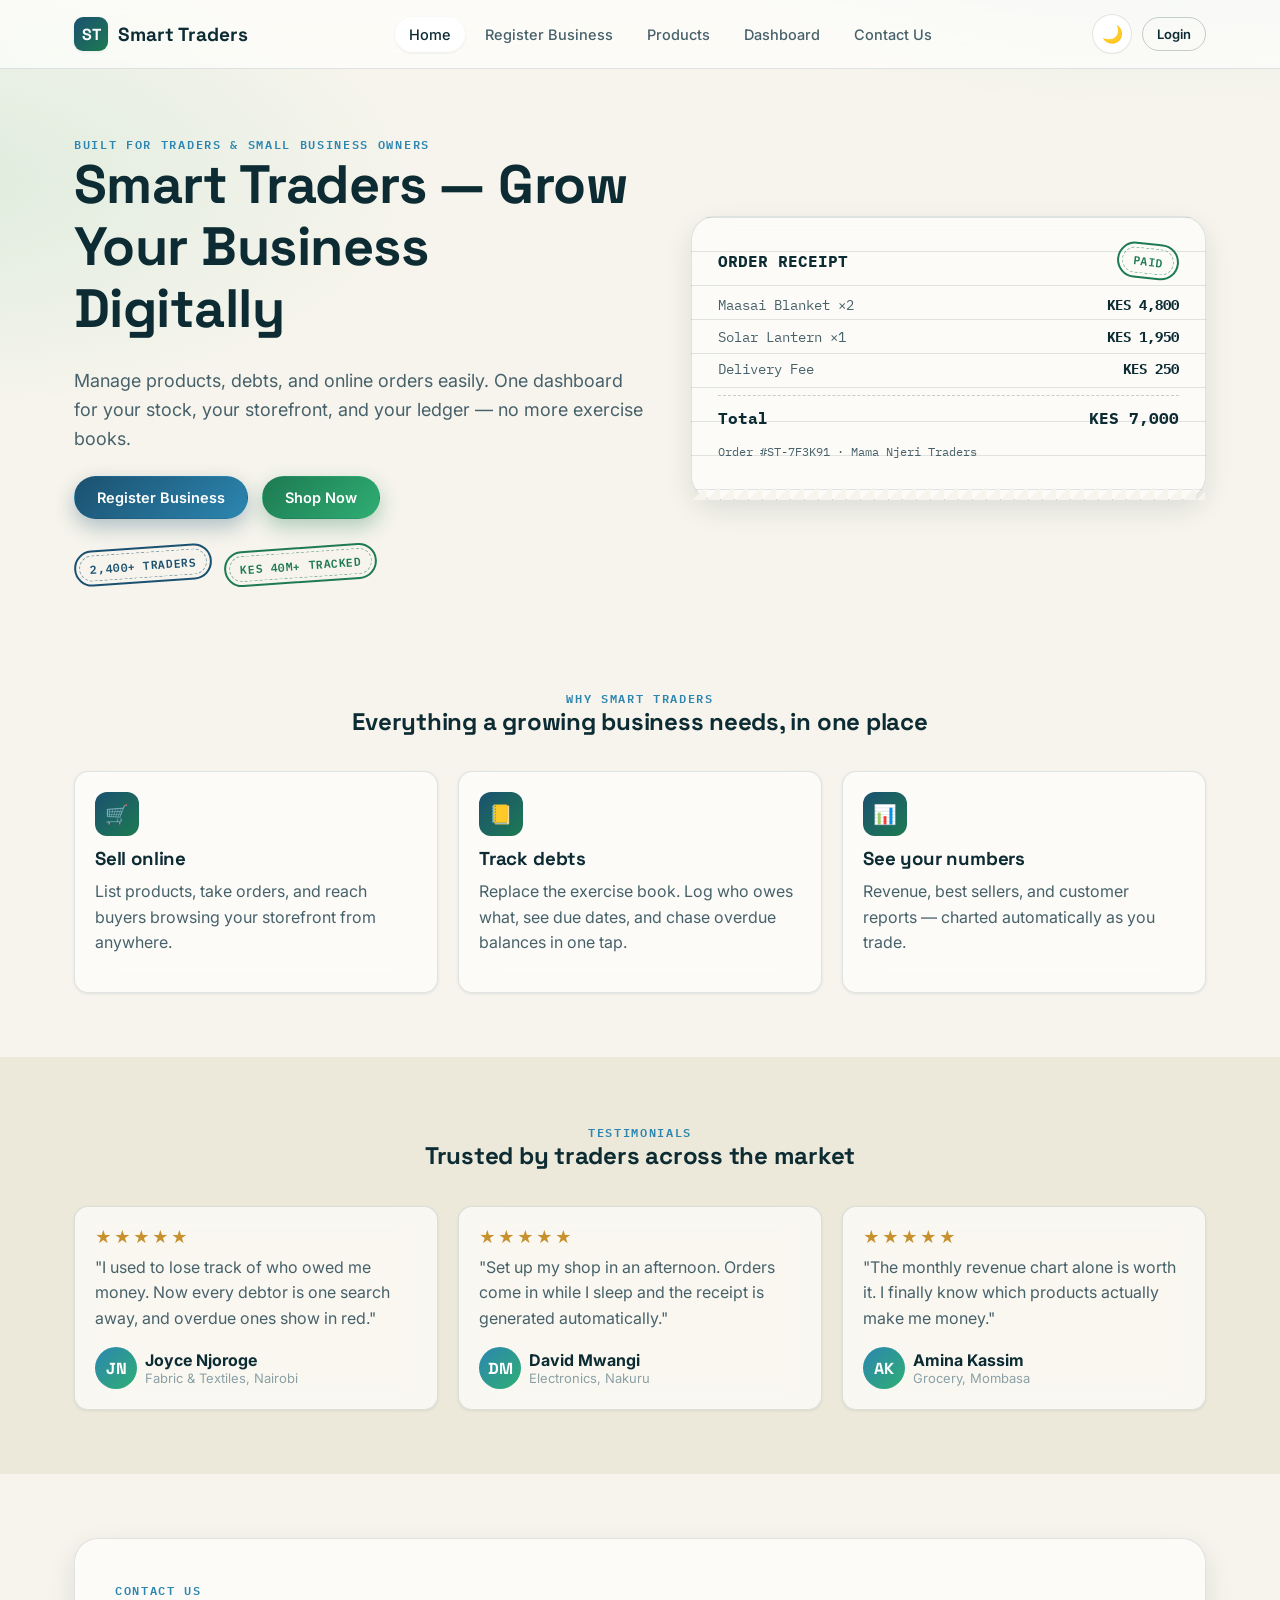
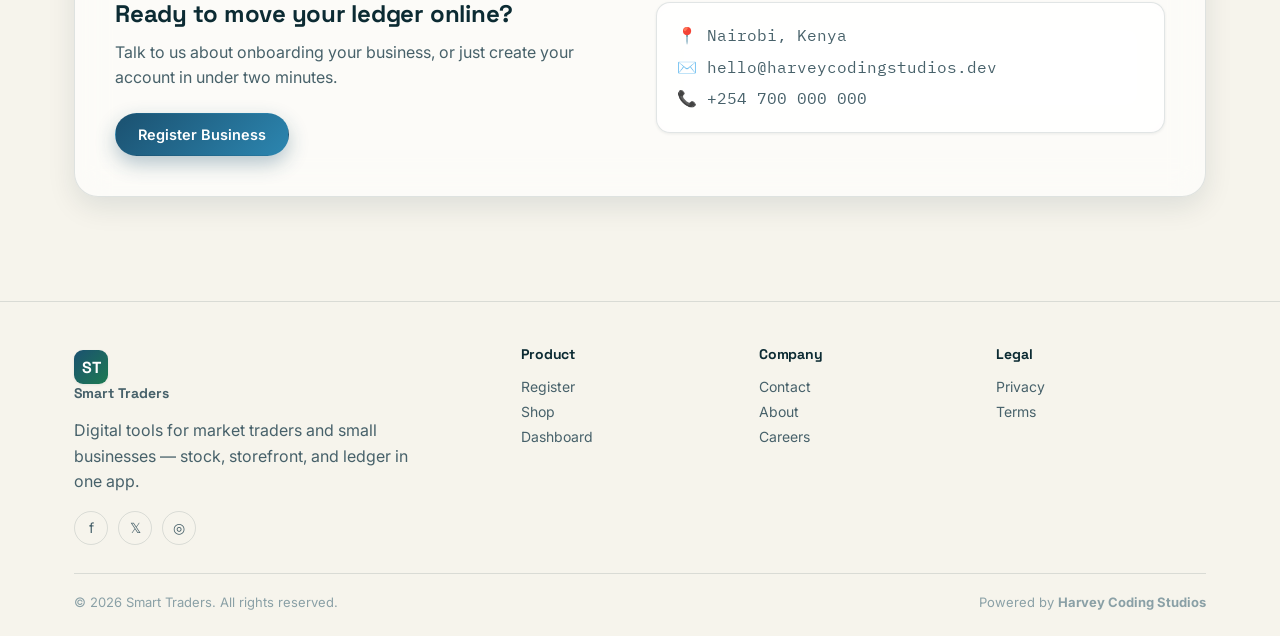
<file: index.html>
<!DOCTYPE html>
<html lang="en">
<head>
<meta charset="UTF-8">
<meta name="viewport" content="width=device-width, initial-scale=1.0">
<title>Smart Traders — Grow Your Business Digitally</title>
<link rel="stylesheet" href="style.css">
</head>
<body>

<nav class="nav">
  <div class="nav-inner">
    <a class="brand" href="index.html"><span class="brand-mark">ST</span> Smart Traders</a>
    <div class="nav-links">
      <a href="index.html" class="active">Home</a>
      <a href="register.html">Register Business</a>
      <a href="products.html">Products</a>
      <a href="dashboard.html">Dashboard</a>
      <a href="index.html#contact">Contact Us</a>
    </div>
    <div class="nav-actions">
      <button class="theme-toggle" aria-label="Toggle dark mode">🌙</button>
      <a href="login.html" class="btn btn-ghost btn-sm">Login</a>
      <button class="nav-burger" aria-label="Menu">☰</button>
    </div>
  </div>
</nav>

<header class="hero">
  <div class="container hero-grid">
    <div class="fade-up">
      <span class="eyebrow">Built for traders &amp; small business owners</span>
      <h1>Smart Traders — Grow Your Business Digitally</h1>
      <p class="lede">Manage products, debts, and online orders easily. One dashboard for your stock, your storefront, and your ledger — no more exercise books.</p>
      <div class="hero-cta">
        <a href="register.html" class="btn btn-primary">Register Business</a>
        <a href="products.html" class="btn btn-accent">Shop Now</a>
      </div>
      <div class="flex gap-12" style="margin-top:28px;">
        <div class="stamp">2,400+ Traders</div>
        <div class="stamp stamp-green">KES 40M+ Tracked</div>
      </div>
    </div>
    <div class="glass receipt fade-up" style="animation-delay:.1s;">
      <div class="flex" style="justify-content:space-between;margin-bottom:10px;">
        <strong class="mono">ORDER RECEIPT</strong>
        <span class="stamp stamp-green" style="transform:rotate(6deg);">Paid</span>
      </div>
      <div class="receipt-row"><span>Maasai Blanket ×2</span><strong>KES 4,800</strong></div>
      <div class="receipt-row"><span>Solar Lantern ×1</span><strong>KES 1,950</strong></div>
      <div class="receipt-row"><span>Delivery Fee</span><strong>KES 250</strong></div>
      <div class="receipt-total"><span>Total</span><span>KES 7,000</span></div>
      <p class="mono" style="font-size:12px;margin-top:14px;">Order #ST-7F3K91 · Mama Njeri Traders</p>
      <div class="receipt-tear"></div>
    </div>
  </div>
</header>

<section class="section">
  <div class="container">
    <div class="section-head">
      <span class="eyebrow">Why Smart Traders</span>
      <h2>Everything a growing business needs, in one place</h2>
    </div>
    <div class="grid-3">
      <div class="card fade-up">
        <div class="feature-icon">🛒</div>
        <h3>Sell online</h3>
        <p>List products, take orders, and reach buyers browsing your storefront from anywhere.</p>
      </div>
      <div class="card fade-up" style="animation-delay:.05s;">
        <div class="feature-icon">📒</div>
        <h3>Track debts</h3>
        <p>Replace the exercise book. Log who owes what, see due dates, and chase overdue balances in one tap.</p>
      </div>
      <div class="card fade-up" style="animation-delay:.1s;">
        <div class="feature-icon">📊</div>
        <h3>See your numbers</h3>
        <p>Revenue, best sellers, and customer reports — charted automatically as you trade.</p>
      </div>
    </div>
  </div>
</section>

<section class="section" style="background:var(--paper-alt);">
  <div class="container">
    <div class="section-head">
      <span class="eyebrow">Testimonials</span>
      <h2>Trusted by traders across the market</h2>
    </div>
    <div class="grid-3">
      <div class="card fade-up">
        <div class="stars">★★★★★</div>
        <p>"I used to lose track of who owed me money. Now every debtor is one search away, and overdue ones show in red."</p>
        <div class="flex gap-8"><div class="testimonial-avatar">JN</div><div><strong>Joyce Njoroge</strong><div class="text-faint" style="font-size:13px;">Fabric &amp; Textiles, Nairobi</div></div></div>
      </div>
      <div class="card fade-up" style="animation-delay:.05s;">
        <div class="stars">★★★★★</div>
        <p>"Set up my shop in an afternoon. Orders come in while I sleep and the receipt is generated automatically."</p>
        <div class="flex gap-8"><div class="testimonial-avatar">DM</div><div><strong>David Mwangi</strong><div class="text-faint" style="font-size:13px;">Electronics, Nakuru</div></div></div>
      </div>
      <div class="card fade-up" style="animation-delay:.1s;">
        <div class="stars">★★★★★</div>
        <p>"The monthly revenue chart alone is worth it. I finally know which products actually make me money."</p>
        <div class="flex gap-8"><div class="testimonial-avatar">AK</div><div><strong>Amina Kassim</strong><div class="text-faint" style="font-size:13px;">Grocery, Mombasa</div></div></div>
      </div>
    </div>
  </div>
</section>

<section class="section" id="contact">
  <div class="container">
    <div class="glass" style="padding:40px;display:grid;grid-template-columns:1fr 1fr;gap:32px;align-items:center;">
      <div>
        <span class="eyebrow">Contact us</span>
        <h2>Ready to move your ledger online?</h2>
        <p>Talk to us about onboarding your business, or just create your account in under two minutes.</p>
        <div class="hero-cta"><a href="register.html" class="btn btn-primary">Register Business</a></div>
      </div>
      <div class="card" style="margin:0;">
        <p class="mono" style="margin-bottom:6px;">📍 Nairobi, Kenya</p>
        <p class="mono" style="margin-bottom:6px;">✉️ hello@harveycodingstudios.dev</p>
        <p class="mono" style="margin-bottom:0;">📞 +254 700 000 000</p>
      </div>
    </div>
  </div>
</section>

<footer class="footer">
  <div class="container">
    <div class="footer-grid">
      <div>
        <a class="brand" href="index.html"><span class="brand-mark">ST</span> Smart Traders</a>
        <p style="margin-top:12px;max-width:36ch;">Digital tools for market traders and small businesses — stock, storefront, and ledger in one app.</p>
        <div class="social-row">
          <a href="#" aria-label="Facebook">f</a>
          <a href="#" aria-label="Twitter">𝕏</a>
          <a href="#" aria-label="Instagram">◎</a>
        </div>
      </div>
      <div>
        <h4>Product</h4>
        <a href="register.html">Register</a>
        <a href="products.html">Shop</a>
        <a href="dashboard.html">Dashboard</a>
      </div>
      <div>
        <h4>Company</h4>
        <a href="#contact">Contact</a>
        <a href="#">About</a>
        <a href="#">Careers</a>
      </div>
      <div>
        <h4>Legal</h4>
        <a href="#">Privacy</a>
        <a href="#">Terms</a>
      </div>
    </div>
    <div class="footer-bottom">
      <span>© 2026 Smart Traders. All rights reserved.</span>
      <span>Powered by <strong>Harvey Coding Studios</strong></span>
    </div>
  </div>
</footer>

<script src="script.js"></script>
</body>
</html>
</file>
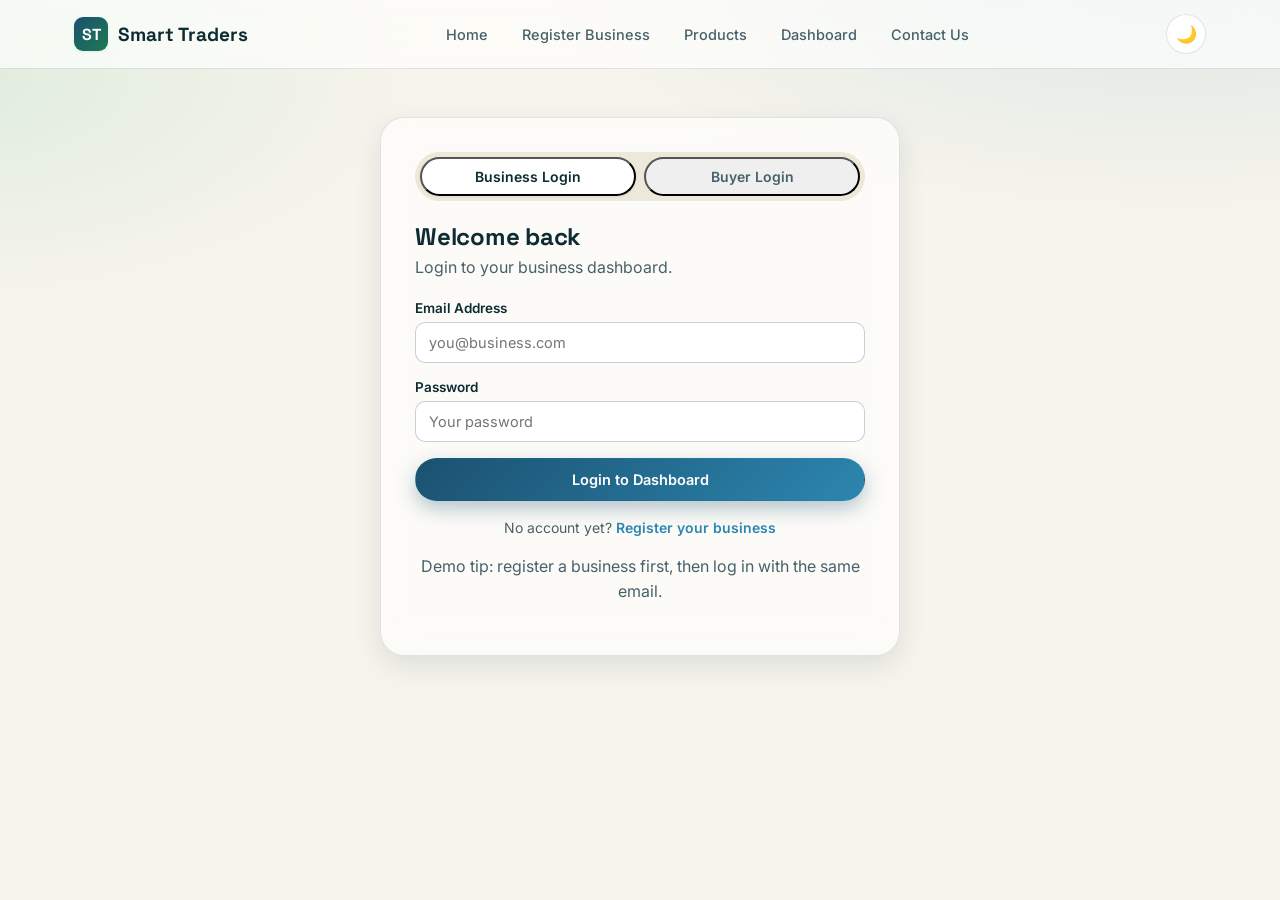
<file: login.html>
<!DOCTYPE html>
<html lang="en">
<head>
<meta charset="UTF-8">
<meta name="viewport" content="width=device-width, initial-scale=1.0">
<title>Login — Smart Traders</title>
<link rel="stylesheet" href="style.css">
</head>
<body>

<nav class="nav">
  <div class="nav-inner">
    <a class="brand" href="index.html"><span class="brand-mark">ST</span> Smart Traders</a>
    <div class="nav-links">
      <a href="index.html">Home</a>
      <a href="register.html">Register Business</a>
      <a href="products.html">Products</a>
      <a href="dashboard.html">Dashboard</a>
      <a href="index.html#contact">Contact Us</a>
    </div>
    <div class="nav-actions">
      <button class="theme-toggle" aria-label="Toggle dark mode">🌙</button>
      <button class="nav-burger" aria-label="Menu">☰</button>
    </div>
  </div>
</nav>

<main class="container">
  <div class="glass form-card fade-up">
    <div class="form-tabs">
      <button class="form-tab active" data-tab="business">Business Login</button>
      <button class="form-tab" data-tab="buyer">Buyer Login</button>
    </div>

    <form id="business-login" novalidate>
      <h2 style="margin-bottom:4px;">Welcome back</h2>
      <p style="margin-bottom:20px;">Login to your business dashboard.</p>
      <div class="field" id="f-email">
        <label for="email">Email Address</label>
        <input type="email" id="email" placeholder="you@business.com">
        <div class="error">Enter a valid email address.</div>
      </div>
      <div class="field" id="f-pass">
        <label for="pass">Password</label>
        <input type="password" id="pass" placeholder="Your password">
        <div class="error">Incorrect email or password.</div>
      </div>
      <button type="submit" class="btn btn-primary btn-block">Login to Dashboard</button>
      <p class="form-foot">No account yet? <a href="register.html" style="color:var(--blue-bright);font-weight:600;">Register your business</a></p>
      <p class="hint" style="text-align:center;margin-top:10px;">Demo tip: register a business first, then log in with the same email.</p>
    </form>

    <form id="buyer-login" novalidate style="display:none;">
      <h2 style="margin-bottom:4px;">Welcome back</h2>
      <p style="margin-bottom:20px;">Login to shop and track your orders.</p>
      <div class="field" id="f-bemail">
        <label for="bemail">Email</label>
        <input type="email" id="bemail" placeholder="you@email.com">
        <div class="error">Enter a valid email address.</div>
      </div>
      <div class="field" id="f-bpass">
        <label for="bpass">Password</label>
        <input type="password" id="bpass" placeholder="Your password">
        <div class="error">Incorrect email or password.</div>
      </div>
      <button type="submit" class="btn btn-accent btn-block">Login &amp; Shop</button>
      <p class="form-foot">No account yet? <a href="register.html" style="color:var(--green-bright);font-weight:600;">Create a buyer account</a></p>
    </form>
  </div>
</main>

<script src="script.js"></script>
<script>
document.querySelectorAll('.form-tab').forEach(tab=>{
  tab.addEventListener('click', ()=>{
    document.querySelectorAll('.form-tab').forEach(t=>t.classList.remove('active'));
    tab.classList.add('active');
    const isBiz = tab.dataset.tab === 'business';
    document.getElementById('business-login').style.display = isBiz ? 'block' : 'none';
    document.getElementById('buyer-login').style.display = isBiz ? 'none' : 'block';
  });
});

document.getElementById('business-login').addEventListener('submit', function(e){
  e.preventDefault();
  const email = document.getElementById('email').value.trim();
  const pass = document.getElementById('pass').value;
  const biz = Store.findBusinessByEmail(email);
  document.getElementById('f-email').classList.toggle('invalid', !Utils.isEmail(email));
  if(!Utils.isEmail(email)) return;
  if(!biz || biz.password !== pass){
    document.getElementById('f-pass').classList.add('invalid');
    Toast.show('Check your email and password and try again.', 'error');
    return;
  }
  document.getElementById('f-pass').classList.remove('invalid');
  Store.setSession({ role:'business', id: biz.id, name: biz.name });
  Toast.show(`Welcome back, ${biz.name}!`, 'success');
  setTimeout(()=> window.location.href = 'dashboard.html', 900);
});

document.getElementById('buyer-login').addEventListener('submit', function(e){
  e.preventDefault();
  const email = document.getElementById('bemail').value.trim();
  const pass = document.getElementById('bpass').value;
  const buyer = Store.findBuyerByEmail(email);
  document.getElementById('f-bemail').classList.toggle('invalid', !Utils.isEmail(email));
  if(!Utils.isEmail(email)) return;
  if(!buyer || buyer.password !== pass){
    document.getElementById('f-bpass').classList.add('invalid');
    Toast.show('Check your email and password and try again.', 'error');
    return;
  }
  document.getElementById('f-bpass').classList.remove('invalid');
  Store.setSession({ role:'buyer', id: buyer.id, name: buyer.name });
  Toast.show(`Welcome back, ${buyer.name}!`, 'success');
  setTimeout(()=> window.location.href = 'products.html', 900);
});
</script>
</body>
</html>
</file>
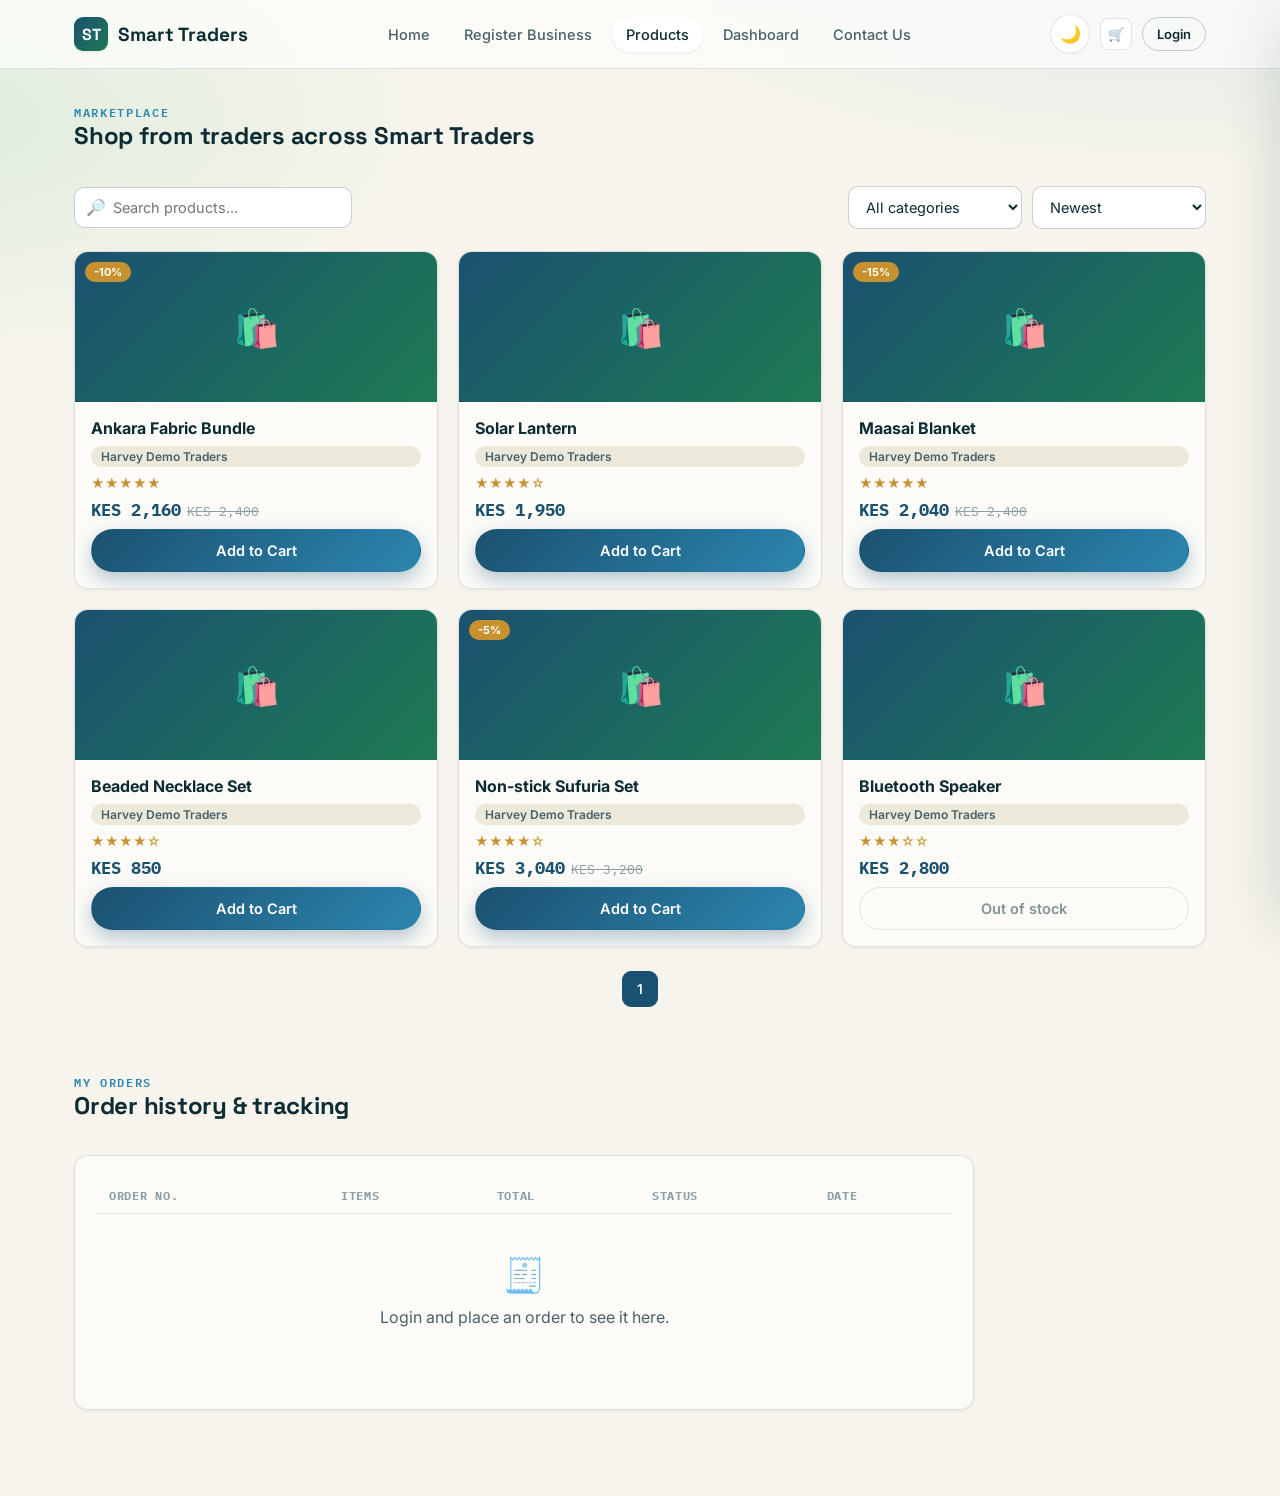
<file: products.html>
<!DOCTYPE html>
<html lang="en">
<head>
<meta charset="UTF-8">
<meta name="viewport" content="width=device-width, initial-scale=1.0">
<title>Shop — Smart Traders</title>
<link rel="stylesheet" href="style.css">
</head>
<body>

<nav class="nav">
  <div class="nav-inner">
    <a class="brand" href="index.html"><span class="brand-mark">ST</span> Smart Traders</a>
    <div class="nav-links">
      <a href="index.html">Home</a>
      <a href="register.html">Register Business</a>
      <a href="products.html" class="active">Products</a>
      <a href="dashboard.html">Dashboard</a>
      <a href="index.html#contact">Contact Us</a>
    </div>
    <div class="nav-actions">
      <button class="theme-toggle" aria-label="Toggle dark mode">🌙</button>
      <button class="icon-btn" id="btn-open-cart" aria-label="Cart" style="position:relative;">🛒<span id="cart-count" class="badge badge-red" style="position:absolute;top:-8px;right:-8px;display:none;">0</span></button>
      <span id="buyer-tag" class="text-faint" style="font-size:13px;display:none;"></span>
      <a href="login.html" class="btn btn-ghost btn-sm" id="btn-login-link">Login</a>
      <a href="#" class="btn btn-ghost btn-sm" id="btn-logout-link" style="display:none;" data-logout>Logout</a>
      <button class="nav-burger" aria-label="Menu">☰</button>
    </div>
  </div>
</nav>

<main class="container" style="padding-top:32px;">
  <div class="section-head left">
    <span class="eyebrow">Marketplace</span>
    <h2>Shop from traders across Smart Traders</h2>
  </div>

  <div class="filters-bar">
    <div class="search-wrap"><span class="icon">🔎</span><input type="text" id="shop-search" placeholder="Search products..."></div>
    <select id="filter-category"><option value="">All categories</option></select>
    <select id="filter-sort">
      <option value="new">Newest</option>
      <option value="price-asc">Price: Low to High</option>
      <option value="price-desc">Price: High to Low</option>
      <option value="rating">Top Rated</option>
    </select>
  </div>

  <div class="grid-3" id="shop-grid"></div>
  <div class="empty-state" id="shop-empty" style="display:none;"><div class="glyph">🛍️</div><p>No products match your search yet.</p></div>
  <div class="pagination" id="shop-pagination"></div>

  <div class="section" id="my-orders">
    <div class="section-head left"><span class="eyebrow">My orders</span><h2>Order history &amp; tracking</h2></div>
    <div class="card panel" style="max-width:900px;">
      <div class="table-wrap"><table id="my-orders-table"><thead><tr><th>Order No.</th><th>Items</th><th>Total</th><th>Status</th><th>Date</th></tr></thead><tbody></tbody></table></div>
      <div class="empty-state" id="my-orders-empty" style="display:none;"><div class="glyph">🧾</div><p>Login and place an order to see it here.</p></div>
    </div>
  </div>
</main>

<!-- Cart drawer -->
<div class="drawer-overlay" id="drawer-overlay"></div>
<aside class="cart-drawer" id="cart-drawer">
  <div class="cart-head"><h3 style="margin:0;">Your Cart</h3><button class="icon-btn" id="btn-close-cart">✕</button></div>
  <div class="cart-items" id="cart-items"></div>
  <div class="cart-foot">
    <div class="receipt-row"><span>Subtotal</span><strong id="cart-subtotal" class="mono">KES 0</strong></div>
    <div class="receipt-row"><span>Delivery Fee</span><strong id="cart-delivery" class="mono">KES 200</strong></div>
    <div class="receipt-total"><span>Total</span><span id="cart-total" class="mono">KES 0</span></div>
    <button class="btn btn-accent btn-block" id="btn-checkout" style="margin-top:14px;">Checkout</button>
  </div>
</aside>

<!-- Checkout / receipt modal -->
<div class="modal-backdrop" id="receipt-modal">
  <div class="modal glass">
    <div class="modal-head"><h3>Order confirmed 🎉</h3><button class="icon-btn" data-close-modal="receipt-modal">✕</button></div>
    <div class="receipt" id="receipt-content"></div>
    <button class="btn btn-primary btn-block" data-close-modal="receipt-modal" style="margin-top:14px;">Done</button>
  </div>
</div>

<script src="script.js"></script>
<script src="products.js"></script>
</body>
</html>
</file>
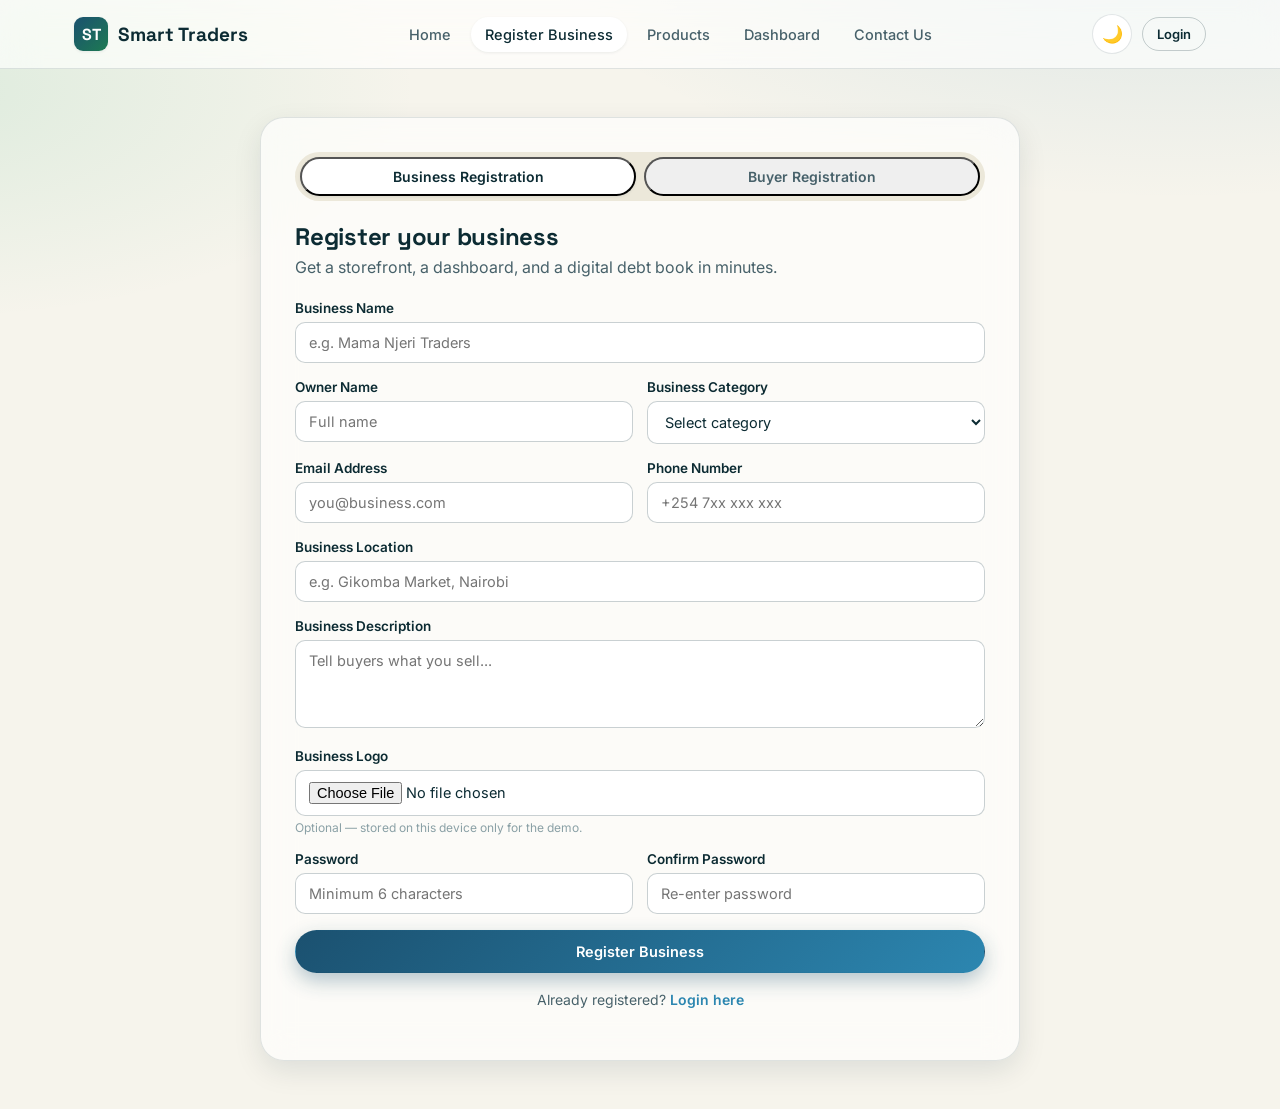
<file: register.html>
<!DOCTYPE html>
<html lang="en">
<head>
<meta charset="UTF-8">
<meta name="viewport" content="width=device-width, initial-scale=1.0">
<title>Register — Smart Traders</title>
<link rel="stylesheet" href="style.css">
</head>
<body>

<nav class="nav">
  <div class="nav-inner">
    <a class="brand" href="index.html"><span class="brand-mark">ST</span> Smart Traders</a>
    <div class="nav-links">
      <a href="index.html">Home</a>
      <a href="register.html" class="active">Register Business</a>
      <a href="products.html">Products</a>
      <a href="dashboard.html">Dashboard</a>
      <a href="index.html#contact">Contact Us</a>
    </div>
    <div class="nav-actions">
      <button class="theme-toggle" aria-label="Toggle dark mode">🌙</button>
      <a href="login.html" class="btn btn-ghost btn-sm">Login</a>
      <button class="nav-burger" aria-label="Menu">☰</button>
    </div>
  </div>
</nav>

<main class="container">
  <div class="glass form-card form-wide fade-up">
    <div class="form-tabs">
      <button class="form-tab active" data-tab="business">Business Registration</button>
      <button class="form-tab" data-tab="buyer">Buyer Registration</button>
    </div>

    <!-- ===================== BUSINESS FORM ===================== -->
    <form id="business-form" novalidate>
      <h2 style="margin-bottom:4px;">Register your business</h2>
      <p style="margin-bottom:20px;">Get a storefront, a dashboard, and a digital debt book in minutes.</p>

      <div class="field" id="f-bizName">
        <label for="bizName">Business Name</label>
        <input type="text" id="bizName" placeholder="e.g. Mama Njeri Traders">
        <div class="error">Please enter your business name.</div>
      </div>

      <div class="row-2">
        <div class="field" id="f-ownerName">
          <label for="ownerName">Owner Name</label>
          <input type="text" id="ownerName" placeholder="Full name">
          <div class="error">Please enter the owner's name.</div>
        </div>
        <div class="field" id="f-bizCategory">
          <label for="bizCategory">Business Category</label>
          <select id="bizCategory">
            <option value="">Select category</option>
            <option>Fashion &amp; Textiles</option>
            <option>Electronics</option>
            <option>Groceries &amp; Food</option>
            <option>Home &amp; Living</option>
            <option>Beauty &amp; Health</option>
            <option>Hardware</option>
            <option>Other</option>
          </select>
          <div class="error">Please choose a category.</div>
        </div>
      </div>

      <div class="row-2">
        <div class="field" id="f-bizEmail">
          <label for="bizEmail">Email Address</label>
          <input type="email" id="bizEmail" placeholder="you@business.com">
          <div class="error">Enter a valid email address.</div>
        </div>
        <div class="field" id="f-bizPhone">
          <label for="bizPhone">Phone Number</label>
          <input type="tel" id="bizPhone" placeholder="+254 7xx xxx xxx">
          <div class="error">Enter a valid phone number.</div>
        </div>
      </div>

      <div class="field" id="f-bizLocation">
        <label for="bizLocation">Business Location</label>
        <input type="text" id="bizLocation" placeholder="e.g. Gikomba Market, Nairobi">
        <div class="error">Please enter your business location.</div>
      </div>

      <div class="field" id="f-bizDesc">
        <label for="bizDesc">Business Description</label>
        <textarea id="bizDesc" placeholder="Tell buyers what you sell..."></textarea>
        <div class="error">Please add a short description.</div>
      </div>

      <div class="field">
        <label for="bizLogo">Business Logo</label>
        <input type="file" id="bizLogo" accept="image/*">
        <div class="hint">Optional — stored on this device only for the demo.</div>
      </div>

      <div class="row-2">
        <div class="field" id="f-bizPass">
          <label for="bizPass">Password</label>
          <input type="password" id="bizPass" placeholder="Minimum 6 characters">
          <div class="error">Password must be at least 6 characters.</div>
        </div>
        <div class="field" id="f-bizPass2">
          <label for="bizPass2">Confirm Password</label>
          <input type="password" id="bizPass2" placeholder="Re-enter password">
          <div class="error">Passwords do not match.</div>
        </div>
      </div>

      <button type="submit" class="btn btn-primary btn-block">Register Business</button>
      <p class="form-foot">Already registered? <a href="login.html" style="color:var(--blue-bright);font-weight:600;">Login here</a></p>
    </form>

    <!-- ===================== BUYER FORM ===================== -->
    <form id="buyer-form" novalidate style="display:none;">
      <h2 style="margin-bottom:4px;">Create a buyer account</h2>
      <p style="margin-bottom:20px;">Browse products, place orders, and track deliveries.</p>

      <div class="field" id="f-buyName">
        <label for="buyName">Full Name</label>
        <input type="text" id="buyName" placeholder="Your full name">
        <div class="error">Please enter your full name.</div>
      </div>

      <div class="row-2">
        <div class="field" id="f-buyEmail">
          <label for="buyEmail">Email</label>
          <input type="email" id="buyEmail" placeholder="you@email.com">
          <div class="error">Enter a valid email address.</div>
        </div>
        <div class="field" id="f-buyPhone">
          <label for="buyPhone">Phone Number</label>
          <input type="tel" id="buyPhone" placeholder="+254 7xx xxx xxx">
          <div class="error">Enter a valid phone number.</div>
        </div>
      </div>

      <div class="field" id="f-buyAddress">
        <label for="buyAddress">Delivery Address</label>
        <input type="text" id="buyAddress" placeholder="Street, estate, city">
        <div class="error">Please enter a delivery address.</div>
      </div>

      <div class="row-2">
        <div class="field" id="f-buyPass">
          <label for="buyPass">Password</label>
          <input type="password" id="buyPass" placeholder="Minimum 6 characters">
          <div class="error">Password must be at least 6 characters.</div>
        </div>
        <div class="field" id="f-buyPass2">
          <label for="buyPass2">Confirm Password</label>
          <input type="password" id="buyPass2" placeholder="Re-enter password">
          <div class="error">Passwords do not match.</div>
        </div>
      </div>

      <button type="submit" class="btn btn-accent btn-block">Create Buyer Account</button>
      <p class="form-foot">Already have an account? <a href="login.html" style="color:var(--green-bright);font-weight:600;">Login here</a></p>
    </form>
  </div>
</main>

<script src="script.js"></script>
<script>
// ---------- Tab switching ----------
document.querySelectorAll('.form-tab').forEach(tab=>{
  tab.addEventListener('click', ()=>{
    document.querySelectorAll('.form-tab').forEach(t=>t.classList.remove('active'));
    tab.classList.add('active');
    const isBiz = tab.dataset.tab === 'business';
    document.getElementById('business-form').style.display = isBiz ? 'block' : 'none';
    document.getElementById('buyer-form').style.display = isBiz ? 'none' : 'block';
  });
});

function setInvalid(fieldId, invalid){
  const el = document.getElementById(fieldId);
  if(el) el.classList.toggle('invalid', invalid);
}

// ---------- Business registration ----------
document.getElementById('business-form').addEventListener('submit', function(e){
  e.preventDefault();
  const name = document.getElementById('bizName').value.trim();
  const owner = document.getElementById('ownerName').value.trim();
  const category = document.getElementById('bizCategory').value;
  const email = document.getElementById('bizEmail').value.trim();
  const phone = document.getElementById('bizPhone').value.trim();
  const location = document.getElementById('bizLocation').value.trim();
  const desc = document.getElementById('bizDesc').value.trim();
  const pass = document.getElementById('bizPass').value;
  const pass2 = document.getElementById('bizPass2').value;

  let valid = true;
  const checks = [
    ['f-bizName', !!name], ['f-ownerName', !!owner], ['f-bizCategory', !!category],
    ['f-bizEmail', Utils.isEmail(email)], ['f-bizPhone', Utils.isPhone(phone)],
    ['f-bizLocation', !!location], ['f-bizDesc', desc.length >= 10],
    ['f-bizPass', pass.length >= 6], ['f-bizPass2', pass === pass2 && pass2.length>0]
  ];
  checks.forEach(([id, ok])=>{ setInvalid(id, !ok); if(!ok) valid = false; });

  if(!valid){ Toast.show('Please fix the highlighted fields.', 'error'); return; }
  if(Store.findBusinessByEmail(email)){ setInvalid('f-bizEmail', true); Toast.show('An account with this email already exists.', 'error'); return; }

  const business = {
    id: Utils.uid('BIZ'), name, owner, category, email, phone, location, description: desc,
    logo: '', password: pass, createdAt: Date.now(), theme: 'light'
  };
  Store.saveBusiness(business);
  Store.addNotification({ type:'system', title:'Welcome to Smart Traders', message:`${name} was registered successfully.`, businessId: business.id });
  Toast.show(`Business ID: ${business.id}. Redirecting to login...`, 'success', 'Registration successful');
  setTimeout(()=> window.location.href = 'login.html', 1400);
});

// ---------- Buyer registration ----------
document.getElementById('buyer-form').addEventListener('submit', function(e){
  e.preventDefault();
  const name = document.getElementById('buyName').value.trim();
  const email = document.getElementById('buyEmail').value.trim();
  const phone = document.getElementById('buyPhone').value.trim();
  const address = document.getElementById('buyAddress').value.trim();
  const pass = document.getElementById('buyPass').value;
  const pass2 = document.getElementById('buyPass2').value;

  let valid = true;
  const checks = [
    ['f-buyName', !!name], ['f-buyEmail', Utils.isEmail(email)], ['f-buyPhone', Utils.isPhone(phone)],
    ['f-buyAddress', !!address], ['f-buyPass', pass.length >= 6], ['f-buyPass2', pass === pass2 && pass2.length>0]
  ];
  checks.forEach(([id, ok])=>{ setInvalid(id, !ok); if(!ok) valid = false; });

  if(!valid){ Toast.show('Please fix the highlighted fields.', 'error'); return; }
  if(Store.findBuyerByEmail(email)){ setInvalid('f-buyEmail', true); Toast.show('An account with this email already exists.', 'error'); return; }

  const buyer = { id: Utils.uid('BUY'), name, email, phone, address, password: pass, createdAt: Date.now() };
  Store.saveBuyer(buyer);
  Toast.show('Account created. Redirecting to login...', 'success', 'Registration successful');
  setTimeout(()=> window.location.href = 'login.html', 1400);
});
</script>
</body>
</html>
</file>
<file: style.css>
/* ==========================================================================
   SMART TRADERS — Design System
   Powered by Harvey Coding Studios

   Palette:  --ink #0C2B33 (ledger ink)  --paper #F6F4EC (ledger paper)
             --blue #1B5170 / --blue-bright #2C86B0 (market blue)
             --green #1D7A52 / --green-bright #2FAE73 (trade green)
             --gold #C6912E (stamp gold)   --red #B3402F (overdue)
   Type:     Display -> 'Space Grotesk'   Body -> 'Inter'   Data -> 'IBM Plex Mono'
   Signature:  the rotated "ink-stamp" badge (Business ID, Order No., Paid/Overdue)
   ========================================================================== */

@import url('https://fonts.googleapis.com/css2?family=Space+Grotesk:wght@500;600;700&family=Inter:wght@400;500;600;700&family=IBM+Plex+Mono:wght@400;500;600&display=swap');

:root{
  --ink:            #0C2B33;
  --ink-soft:       #47616A;
  --ink-faint:      #8AA0A6;

  --blue:           #1B5170;
  --blue-bright:    #2C86B0;
  --green:          #1D7A52;
  --green-bright:   #2FAE73;
  --gold:           #C6912E;
  --red:            #B3402F;

  --paper:          #F6F4EC;
  --paper-alt:      #ECE8DA;
  --surface:        rgba(255,255,255,0.66);
  --surface-solid:  #FFFFFF;
  --border:         rgba(12,43,51,0.12);
  --border-strong:  rgba(12,43,51,0.22);

  --shadow-sm: 0 1px 3px rgba(12,43,51,0.08);
  --shadow-md: 0 10px 28px rgba(12,43,51,0.10);
  --shadow-lg: 0 22px 56px rgba(12,43,51,0.16);

  --radius-sm: 8px;
  --radius-md: 14px;
  --radius-lg: 24px;

  --font-display: 'Space Grotesk', sans-serif;
  --font-body: 'Inter', sans-serif;
  --font-mono: 'IBM Plex Mono', monospace;

  color-scheme: light;
}

[data-theme="dark"]{
  --ink:            #EEF3F1;
  --ink-soft:       #B9C7CA;
  --ink-faint:      #7C8F93;

  --paper:          #0B1E24;
  --paper-alt:      #0F2830;
  --surface:        rgba(20,45,52,0.60);
  --surface-solid:  #10262D;
  --border:         rgba(238,243,241,0.12);
  --border-strong:  rgba(238,243,241,0.22);

  --shadow-sm: 0 1px 3px rgba(0,0,0,0.30);
  --shadow-md: 0 10px 28px rgba(0,0,0,0.34);
  --shadow-lg: 0 22px 56px rgba(0,0,0,0.44);

  color-scheme: dark;
}

*{ box-sizing:border-box; }
html{ scroll-behavior:smooth; }
body{
  margin:0;
  font-family:var(--font-body);
  background:
    radial-gradient(1100px 480px at 92% -8%, rgba(44,134,176,0.14), transparent 60%),
    radial-gradient(900px 420px at -6% 8%, rgba(47,174,115,0.12), transparent 55%),
    var(--paper);
  color:var(--ink);
  transition:background .3s ease, color .3s ease;
  min-height:100vh;
}
img{ max-width:100%; display:block; }
a{ color:inherit; text-decoration:none; }
button{ font-family:inherit; cursor:pointer; }
input, select, textarea{ font-family:inherit; }
.container{ width:100%; max-width:1180px; margin:0 auto; padding:0 24px; }
:focus-visible{ outline:2px solid var(--blue-bright); outline-offset:3px; }
@media (prefers-reduced-motion: reduce){ *{ animation-duration:0.001ms !important; transition-duration:0.001ms !important; } }

/* ---------- Typography ---------- */
h1,h2,h3,h4{ font-family:var(--font-display); margin:0 0 .5em; line-height:1.15; letter-spacing:-0.01em; }
p{ margin:0 0 1em; color:var(--ink-soft); line-height:1.6; }
.eyebrow{
  font-family:var(--font-mono); font-size:12px; letter-spacing:.14em; text-transform:uppercase;
  color:var(--blue-bright); font-weight:600;
}
.mono{ font-family:var(--font-mono); }

/* ---------- Glass surfaces ---------- */
.glass{
  background:var(--surface);
  backdrop-filter:blur(16px) saturate(140%);
  -webkit-backdrop-filter:blur(16px) saturate(140%);
  border:1px solid var(--border);
  border-radius:var(--radius-lg);
  box-shadow:var(--shadow-md);
}
.card{
  background:var(--surface);
  backdrop-filter:blur(16px) saturate(140%);
  -webkit-backdrop-filter:blur(16px) saturate(140%);
  border:1px solid var(--border);
  border-radius:var(--radius-md);
  box-shadow:var(--shadow-sm);
  padding:20px;
  transition:transform .22s ease, box-shadow .22s ease;
}
.card:hover{ transform:translateY(-3px); box-shadow:var(--shadow-md); }

/* ---------- Buttons ---------- */
.btn{
  display:inline-flex; align-items:center; justify-content:center; gap:8px;
  padding:12px 22px; border-radius:999px; border:1px solid transparent;
  font-weight:600; font-size:14.5px; transition:transform .15s ease, box-shadow .15s ease, background .2s ease;
  white-space:nowrap;
}
.btn:active{ transform:scale(.97); }
.btn-primary{
  background:linear-gradient(135deg, var(--blue) 0%, var(--blue-bright) 100%);
  color:#fff; box-shadow:0 8px 20px rgba(27,81,112,0.32);
}
.btn-primary:hover{ box-shadow:0 10px 26px rgba(27,81,112,0.42); }
.btn-accent{
  background:linear-gradient(135deg, var(--green) 0%, var(--green-bright) 100%);
  color:#fff; box-shadow:0 8px 20px rgba(29,122,82,0.32);
}
.btn-accent:hover{ box-shadow:0 10px 26px rgba(29,122,82,0.42); }
.btn-ghost{
  background:transparent; border-color:var(--border-strong); color:var(--ink);
}
.btn-ghost:hover{ background:var(--surface); }
.btn-danger{ background:var(--red); color:#fff; }
.btn-sm{ padding:8px 14px; font-size:13px; border-radius:999px; }
.btn-block{ width:100%; }
.btn:disabled{ opacity:.5; cursor:not-allowed; }

/* ---------- Nav ---------- */
.nav{
  position:sticky; top:0; z-index:100;
  background:var(--surface); backdrop-filter:blur(18px) saturate(150%);
  -webkit-backdrop-filter:blur(18px) saturate(150%);
  border-bottom:1px solid var(--border);
}
.nav-inner{ display:flex; align-items:center; justify-content:space-between; padding:14px 24px; max-width:1180px; margin:0 auto; }
.brand{ display:flex; align-items:center; gap:10px; font-family:var(--font-display); font-weight:700; font-size:19px; }
.brand-mark{
  width:34px; height:34px; border-radius:9px;
  background:linear-gradient(135deg, var(--blue) 0%, var(--green) 100%);
  display:flex; align-items:center; justify-content:center; color:#fff; font-size:16px; font-weight:700;
  box-shadow:var(--shadow-sm);
}
.nav-links{ display:flex; align-items:center; gap:6px; }
.nav-links a{
  padding:9px 14px; border-radius:999px; font-size:14.5px; font-weight:500; color:var(--ink-soft);
  transition:background .2s ease, color .2s ease;
}
.nav-links a:hover, .nav-links a.active{ background:var(--surface-solid); color:var(--ink); box-shadow:var(--shadow-sm); }
.nav-actions{ display:flex; align-items:center; gap:10px; }
.theme-toggle{
  width:40px; height:40px; border-radius:999px; border:1px solid var(--border);
  background:var(--surface-solid); display:flex; align-items:center; justify-content:center; font-size:17px;
}
.nav-burger{ display:none; width:40px; height:40px; border-radius:10px; border:1px solid var(--border); background:var(--surface-solid); font-size:18px; }
@media (max-width:900px){
  .nav-links{ display:none; }
  .nav-burger{ display:flex; align-items:center; justify-content:center; }
  .nav-links.open{
    display:flex; flex-direction:column; position:absolute; top:64px; left:0; right:0;
    background:var(--surface-solid); padding:14px 24px; gap:6px; border-bottom:1px solid var(--border);
  }
}

/* ---------- Ink stamp (signature element) ---------- */
.stamp{
  --stamp-color: var(--blue);
  display:inline-flex; align-items:center; justify-content:center; text-align:center;
  font-family:var(--font-mono); font-weight:600; letter-spacing:.05em; text-transform:uppercase;
  border:2px solid var(--stamp-color); color:var(--stamp-color); border-radius:999px;
  padding:6px 14px; font-size:11.5px; transform:rotate(-4deg);
  position:relative; background:transparent;
}
.stamp::before{
  content:""; position:absolute; inset:3px; border:1px dashed var(--stamp-color); border-radius:999px; opacity:.5;
}
.stamp.stamp-green{ --stamp-color: var(--green); }
.stamp.stamp-gold{ --stamp-color: var(--gold); }
.stamp.stamp-red{ --stamp-color: var(--red); }

/* ---------- Hero ---------- */
.hero{ padding:64px 0 40px; }
.hero-grid{ display:grid; grid-template-columns:1.05fr 0.95fr; gap:48px; align-items:center; }
@media (max-width:900px){ .hero-grid{ grid-template-columns:1fr; } }
.hero h1{ font-size:clamp(34px,5vw,54px); }
.hero .lede{ font-size:18px; max-width:52ch; }
.hero-cta{ display:flex; gap:14px; flex-wrap:wrap; margin-top:22px; }

.receipt{
  padding:26px; position:relative;
  background-image:repeating-linear-gradient(var(--border) 0 1px, transparent 1px 34px);
}
.receipt-row{ display:flex; justify-content:space-between; padding:7px 0; font-family:var(--font-mono); font-size:13.5px; color:var(--ink-soft); }
.receipt-row strong{ color:var(--ink); }
.receipt-total{ border-top:1px dashed var(--border-strong); margin-top:10px; padding-top:12px; display:flex; justify-content:space-between; font-family:var(--font-mono); font-weight:700; font-size:16px; }
.receipt-tear{ position:absolute; left:0; right:0; bottom:-1px; height:14px; background:
  linear-gradient(135deg, transparent 50%, var(--paper) 50%) 0 0/14px 14px repeat-x; }

/* ---------- Section ---------- */
.section{ padding:64px 0; }
.section-head{ max-width:640px; margin:0 auto 36px; text-align:center; }
.section-head.left{ margin:0 0 36px; text-align:left; }
.grid-3{ display:grid; grid-template-columns:repeat(3,1fr); gap:20px; }
.grid-4{ display:grid; grid-template-columns:repeat(4,1fr); gap:20px; }
.grid-2{ display:grid; grid-template-columns:1fr 1fr; gap:20px; }
@media (max-width:860px){ .grid-3,.grid-4{ grid-template-columns:repeat(2,1fr); } .grid-2{grid-template-columns:1fr;} }
@media (max-width:560px){ .grid-3,.grid-4{ grid-template-columns:1fr; } }

/* ---------- Feature / testimonial cards ---------- */
.feature-icon{
  width:44px; height:44px; border-radius:12px; display:flex; align-items:center; justify-content:center;
  background:linear-gradient(135deg, var(--blue) 0%, var(--green) 100%); color:#fff; font-size:19px; margin-bottom:12px;
}
.testimonial-avatar{
  width:42px; height:42px; border-radius:999px; background:linear-gradient(135deg,var(--blue-bright),var(--green-bright));
  display:flex; align-items:center; justify-content:center; color:#fff; font-weight:700; font-family:var(--font-display);
}
.stars{ color:var(--gold); letter-spacing:2px; margin-bottom:8px; }

/* ---------- Footer ---------- */
.footer{ border-top:1px solid var(--border); padding:44px 0 26px; margin-top:40px; }
.footer-grid{ display:grid; grid-template-columns:2fr 1fr 1fr 1fr; gap:28px; margin-bottom:28px; }
@media (max-width:760px){ .footer-grid{ grid-template-columns:1fr 1fr; } }
.footer h4{ font-size:14px; margin-bottom:12px; }
.footer a{ display:block; color:var(--ink-soft); font-size:14px; padding:4px 0; }
.footer a:hover{ color:var(--blue-bright); }
.social-row{ display:flex; gap:10px; margin-top:10px; }
.social-row a{
  width:34px; height:34px; border-radius:999px; border:1px solid var(--border); display:flex; align-items:center; justify-content:center;
}
.footer-bottom{ display:flex; justify-content:space-between; flex-wrap:wrap; gap:10px; padding-top:20px; border-top:1px solid var(--border); font-size:13px; color:var(--ink-faint); }

/* ---------- Forms ---------- */
.form-card{ max-width:520px; margin:48px auto; padding:34px; }
.form-wide{ max-width:760px; }
.form-tabs{ display:flex; gap:8px; margin-bottom:22px; background:var(--paper-alt); padding:5px; border-radius:999px; }
.form-tab{ flex:1; text-align:center; padding:9px; border-radius:999px; font-weight:600; font-size:14px; color:var(--ink-soft); }
.form-tab.active{ background:var(--surface-solid); color:var(--ink); box-shadow:var(--shadow-sm); }
.field{ margin-bottom:16px; }
.field label{ display:block; font-size:13.5px; font-weight:600; margin-bottom:6px; color:var(--ink); }
.field .hint{ font-size:12px; color:var(--ink-faint); margin-top:4px; }
.field .error{ font-size:12px; color:var(--red); margin-top:4px; display:none; }
.field.invalid .error{ display:block; }
.field.invalid input, .field.invalid select, .field.invalid textarea{ border-color:var(--red); }
.row-2{ display:grid; grid-template-columns:1fr 1fr; gap:14px; }
@media (max-width:520px){ .row-2{ grid-template-columns:1fr; } }
input[type=text],input[type=email],input[type=password],input[type=tel],input[type=number],
input[type=date],input[type=file],select,textarea{
  width:100%; padding:11px 13px; border-radius:10px; border:1px solid var(--border-strong);
  background:var(--surface-solid); color:var(--ink); font-size:14.5px; transition:border-color .2s ease, box-shadow .2s ease;
}
input:focus, select:focus, textarea:focus{ border-color:var(--blue-bright); box-shadow:0 0 0 3px rgba(44,134,176,0.18); outline:none; }
textarea{ resize:vertical; min-height:88px; }
.form-foot{ text-align:center; margin-top:16px; font-size:14px; color:var(--ink-soft); }

/* ---------- Toast / notifications ---------- */
#toast-stack{ position:fixed; right:20px; bottom:20px; z-index:1000; display:flex; flex-direction:column; gap:10px; max-width:340px; }
.toast{
  padding:14px 16px; border-radius:12px; background:var(--surface-solid); border:1px solid var(--border);
  box-shadow:var(--shadow-lg); display:flex; gap:10px; align-items:flex-start; animation:toast-in .25s ease;
  font-size:14px;
}
.toast .dot{ width:9px; height:9px; border-radius:999px; margin-top:5px; flex-shrink:0; background:var(--blue-bright); }
.toast.success .dot{ background:var(--green-bright); }
.toast.error .dot{ background:var(--red); }
.toast.warning .dot{ background:var(--gold); }
@keyframes toast-in{ from{ opacity:0; transform:translateY(8px); } to{ opacity:1; transform:translateY(0); } }

/* ---------- Loading ---------- */
.loader{
  width:20px; height:20px; border-radius:999px; border:2.5px solid rgba(255,255,255,.4); border-top-color:#fff;
  animation:spin .7s linear infinite; display:inline-block;
}
@keyframes spin{ to{ transform:rotate(360deg); } }
.skeleton{ background:linear-gradient(90deg, var(--paper-alt) 25%, var(--border) 50%, var(--paper-alt) 75%); background-size:200% 100%; animation:shimmer 1.4s infinite; border-radius:10px; }
@keyframes shimmer{ 0%{ background-position:200% 0; } 100%{ background-position:-200% 0; } }
.fade-up{ animation:fadeUp .5s ease both; }
@keyframes fadeUp{ from{ opacity:0; transform:translateY(14px); } to{ opacity:1; transform:translateY(0); } }

/* ---------- Dashboard shell ---------- */
.app-shell{ display:grid; grid-template-columns:250px 1fr; min-height:100vh; }
@media (max-width:900px){ .app-shell{ grid-template-columns:1fr; } }
.sidebar{
  background:var(--surface); border-right:1px solid var(--border); padding:22px 16px;
  display:flex; flex-direction:column; gap:4px; position:sticky; top:0; height:100vh; overflow-y:auto;
}
@media (max-width:900px){ .sidebar{ display:none; } .sidebar.open{ display:flex; position:fixed; z-index:200; width:250px; box-shadow:var(--shadow-lg);} }
.side-link{ display:flex; align-items:center; gap:10px; padding:11px 13px; border-radius:10px; font-size:14.5px; font-weight:500; color:var(--ink-soft); }
.side-link:hover{ background:var(--surface-solid); color:var(--ink); }
.side-link.active{ background:linear-gradient(135deg, var(--blue) 0%, var(--blue-bright) 100%); color:#fff; box-shadow:var(--shadow-sm); }
.side-section-label{ font-family:var(--font-mono); font-size:11px; letter-spacing:.1em; text-transform:uppercase; color:var(--ink-faint); margin:16px 8px 6px; }
.main{ padding:24px 28px 60px; }
.topbar{ display:flex; align-items:center; justify-content:space-between; margin-bottom:22px; gap:12px; flex-wrap:wrap; }
.kpi-grid{ display:grid; grid-template-columns:repeat(5,1fr); gap:16px; margin-bottom:28px; }
@media (max-width:1100px){ .kpi-grid{ grid-template-columns:repeat(3,1fr); } }
@media (max-width:640px){ .kpi-grid{ grid-template-columns:repeat(2,1fr); } }
.kpi-card{ padding:18px; }
.kpi-label{ font-size:12.5px; color:var(--ink-faint); font-family:var(--font-mono); text-transform:uppercase; letter-spacing:.06em; }
.kpi-value{ font-family:var(--font-display); font-size:26px; font-weight:700; margin-top:6px; }
.kpi-icon{ float:right; font-size:20px; opacity:.7; }
.panel{ padding:22px; margin-bottom:22px; }
.panel-head{ display:flex; align-items:center; justify-content:space-between; margin-bottom:16px; gap:10px; flex-wrap:wrap; }
.panel-head h3{ margin:0; font-size:18px; }

table{ width:100%; border-collapse:collapse; font-size:14px; }
th{ text-align:left; padding:10px 12px; font-family:var(--font-mono); font-size:11.5px; text-transform:uppercase; letter-spacing:.06em; color:var(--ink-faint); border-bottom:1px solid var(--border); }
td{ padding:11px 12px; border-bottom:1px solid var(--border); color:var(--ink); vertical-align:middle; }
tr.overdue td{ color:var(--red); }
.table-wrap{ overflow-x:auto; }
.badge{ display:inline-flex; padding:4px 10px; border-radius:999px; font-size:12px; font-weight:600; }
.badge-green{ background:rgba(47,174,115,0.14); color:var(--green); }
.badge-red{ background:rgba(179,64,47,0.14); color:var(--red); }
.badge-gold{ background:rgba(198,145,46,0.16); color:var(--gold); }
.badge-blue{ background:rgba(44,134,176,0.14); color:var(--blue); }
.icon-btn{ width:32px; height:32px; border-radius:8px; border:1px solid var(--border); background:var(--surface-solid); display:inline-flex; align-items:center; justify-content:center; }
.empty-state{ text-align:center; padding:40px 20px; color:var(--ink-faint); }
.empty-state .glyph{ font-size:34px; margin-bottom:10px; }

/* ---------- Modal ---------- */
.modal-backdrop{ position:fixed; inset:0; background:rgba(12,43,51,0.45); backdrop-filter:blur(3px); z-index:300; display:none; align-items:center; justify-content:center; padding:20px; }
.modal-backdrop.open{ display:flex; }
.modal{ width:100%; max-width:520px; padding:26px; max-height:88vh; overflow-y:auto; }
.modal-head{ display:flex; justify-content:space-between; align-items:center; margin-bottom:14px; }

/* ---------- Products grid (shop) ---------- */
.product-card{ padding:0; overflow:hidden; display:flex; flex-direction:column; }
.product-media{ height:150px; background:linear-gradient(135deg, var(--blue) 0%, var(--green) 100%); display:flex; align-items:center; justify-content:center; font-size:38px; color:#fff; position:relative; }
.product-discount{ position:absolute; top:10px; left:10px; background:var(--gold); color:#fff; font-size:11px; font-weight:700; padding:3px 9px; border-radius:999px; }
.product-body{ padding:16px; display:flex; flex-direction:column; gap:8px; flex:1; }
.product-price{ font-family:var(--font-mono); font-weight:700; font-size:17px; color:var(--blue); }
.product-price .old{ text-decoration:line-through; color:var(--ink-faint); font-weight:400; font-size:13px; margin-left:6px; }
.rating{ color:var(--gold); font-size:13px; }
.filters-bar{ display:flex; gap:10px; flex-wrap:wrap; align-items:center; margin-bottom:22px; }
.filters-bar select, .filters-bar input{ width:auto; }
.search-wrap{ position:relative; flex:1; min-width:200px; }
.search-wrap input{ padding-left:38px; }
.search-wrap .icon{ position:absolute; left:12px; top:50%; transform:translateY(-50%); opacity:.6; }
.pagination{ display:flex; gap:6px; justify-content:center; margin-top:24px; }
.page-btn{ width:36px; height:36px; border-radius:9px; border:1px solid var(--border); background:var(--surface-solid); font-size:13.5px; font-weight:600; }
.page-btn.active{ background:var(--blue); color:#fff; border-color:var(--blue); }

/* ---------- Cart drawer ---------- */
.cart-drawer{ position:fixed; top:0; right:0; height:100vh; width:380px; max-width:92vw; background:var(--surface-solid); border-left:1px solid var(--border); z-index:400; transform:translateX(100%); transition:transform .3s ease; display:flex; flex-direction:column; box-shadow:var(--shadow-lg); }
.cart-drawer.open{ transform:translateX(0); }
.cart-head{ padding:20px; border-bottom:1px solid var(--border); display:flex; justify-content:space-between; align-items:center; }
.cart-items{ flex:1; overflow-y:auto; padding:14px 20px; }
.cart-item{ display:flex; gap:12px; padding:12px 0; border-bottom:1px solid var(--border); }
.cart-item-thumb{ width:52px; height:52px; border-radius:10px; background:linear-gradient(135deg,var(--blue),var(--green)); flex-shrink:0; display:flex; align-items:center; justify-content:center; color:#fff; }
.qty-stepper{ display:flex; align-items:center; gap:8px; }
.qty-stepper button{ width:26px; height:26px; border-radius:7px; border:1px solid var(--border-strong); background:var(--surface-solid); }
.cart-foot{ padding:18px 20px; border-top:1px solid var(--border); }
.drawer-overlay{ position:fixed; inset:0; background:rgba(12,43,51,.35); z-index:390; display:none; }
.drawer-overlay.open{ display:block; }

/* ---------- Utility ---------- */
.flex{ display:flex; align-items:center; }
.gap-8{ gap:8px; } .gap-12{ gap:12px; }
.mt-0{margin-top:0;} .mb-0{margin-bottom:0;}
.text-faint{ color:var(--ink-faint); }
.tag{ display:inline-block; padding:3px 10px; border-radius:999px; background:var(--paper-alt); font-size:12px; font-weight:600; color:var(--ink-soft); }
.divider{ height:1px; background:var(--border); margin:18px 0; border:none; }
.chart-wrap{ position:relative; height:260px; }
</file>
